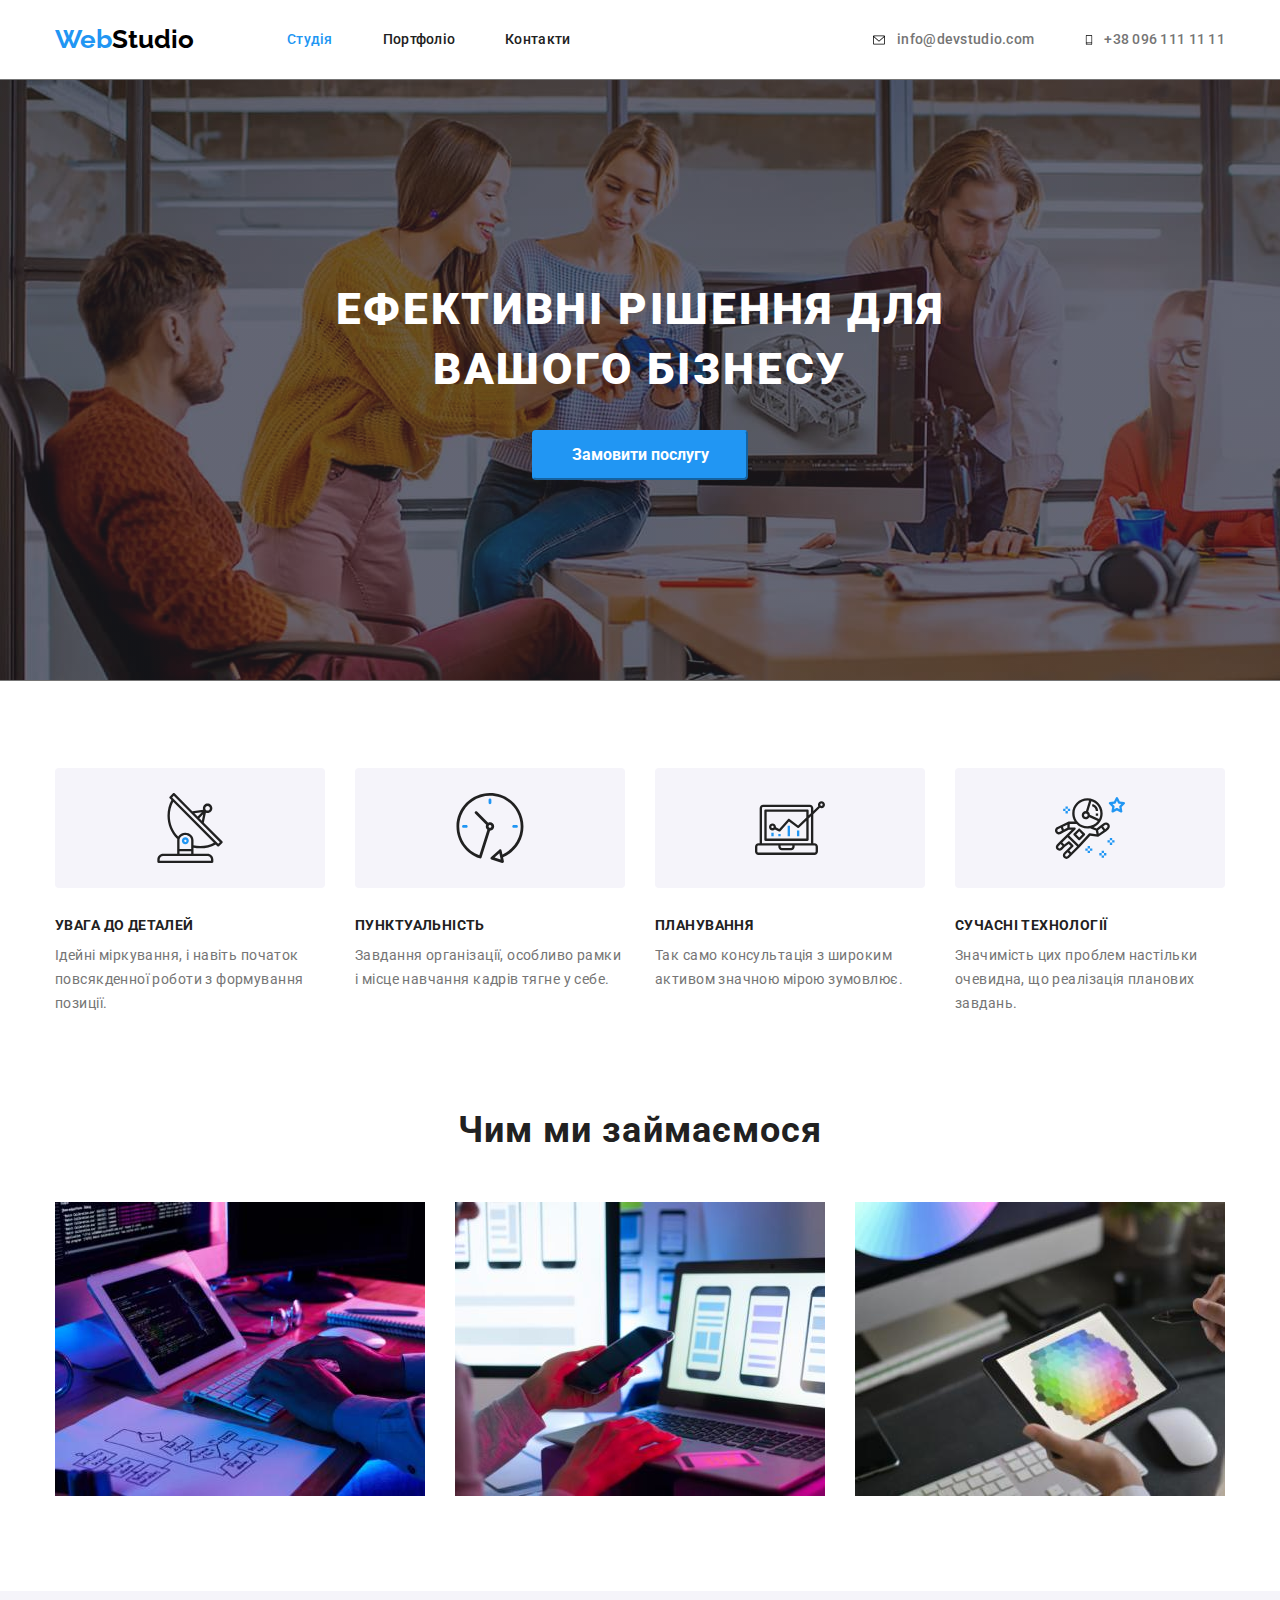
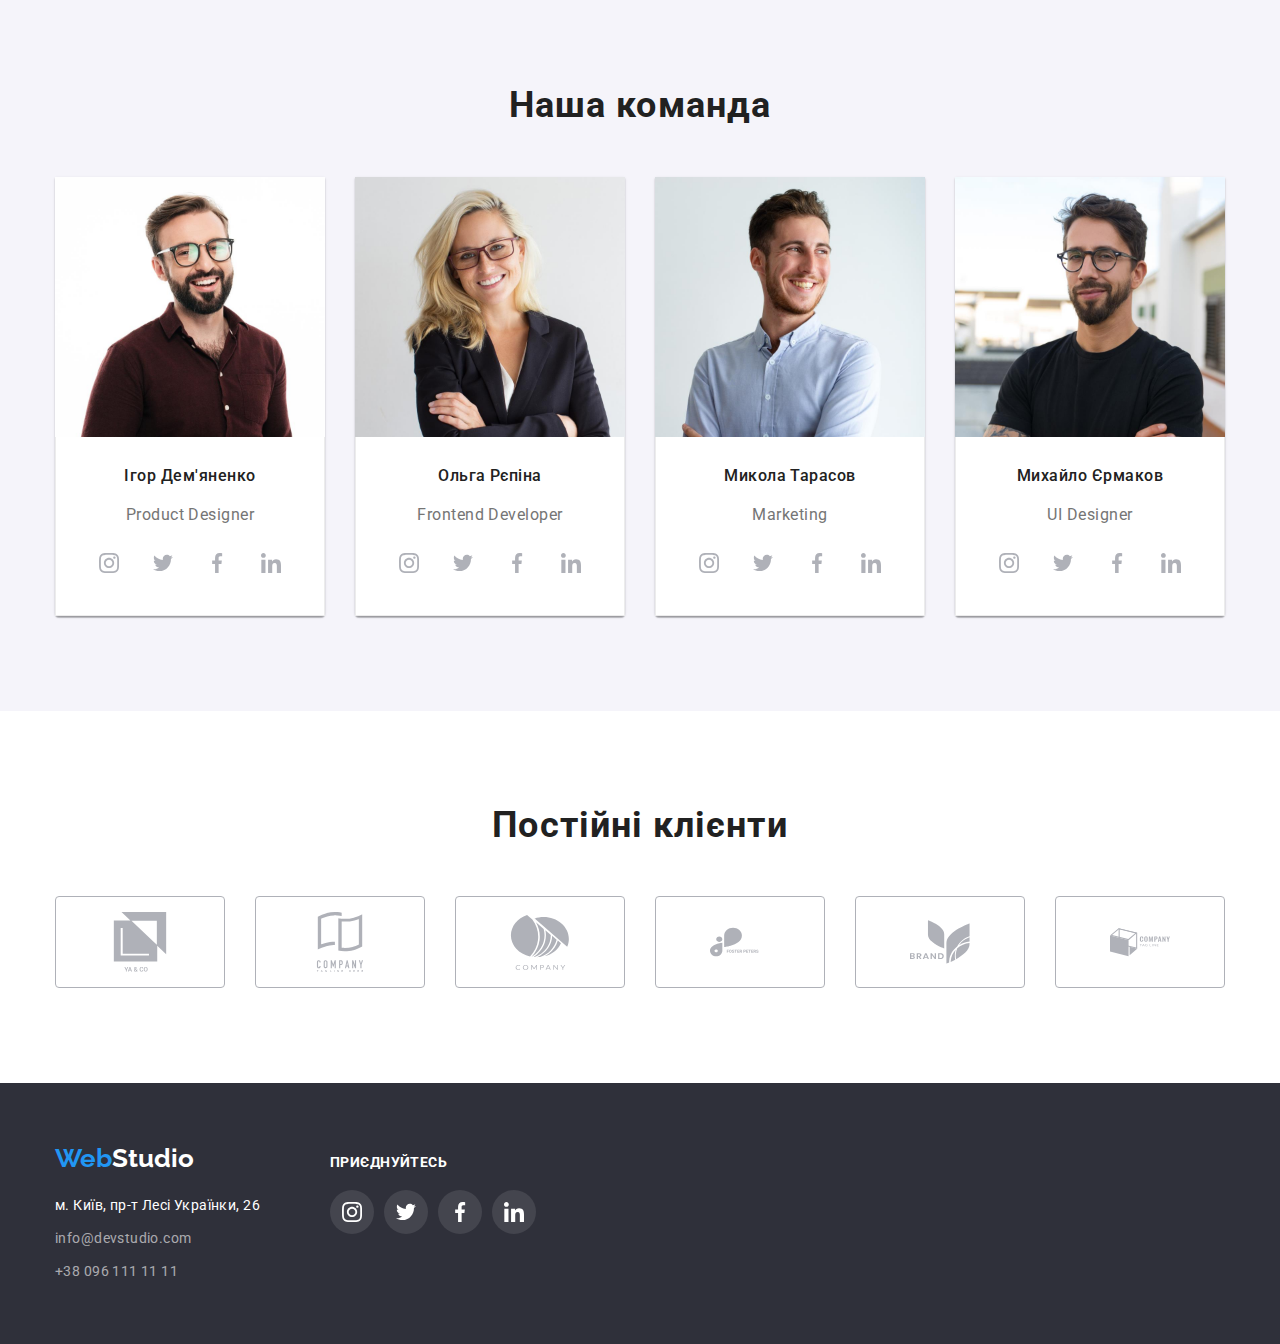
<file: index.html>
<!DOCTYPE html>
<html lang="uk">
  <head>
    <meta charset="UTF-8" />
    <meta http-equiv="X-UA-Compatible" content="IE=edge" />
    <meta name="viewport" content="width=device-width, initial-scale=1.0" />
    <title>Web Studio</title>

    <link
      href="https://fonts.googleapis.com/css2?family=Raleway:wght@700&family=Roboto:wght@400;500;700;900&display=swap"
      rel="stylesheet"
    />
    <link rel="stylesheet" href="./css/reset.css" />
    <link rel="stylesheet" href="./css/modern-normalize.css" />
    <link rel="stylesheet" href="./css/styles.css" />
  </head>
  <body>
    <header>
      <div class="container header">
        <nav class="header-nav">
          <a href="" class="logo bluelogo link header-logo" lang="en"
            >Web<span class="blacklogo">Studio</span></a
          >
          <ul class="site-nav list">
            <li><a href="" class="nav-studio link">Студія</a></li>
            <li><a href="./portfolio.html" class="nav-portfolio link">Портфоліо</a></li>
            <li><a href="" class="nav-contacts link">Контакти</a></li>
          </ul>
        </nav>
        <ul class="header-contacts list">
          <li class="link">
            <a href="mailto:info@devstudio.com" class="email email-color link email-header"
              ><svg width="16" height="12" class="email-icon">
                <use href="./img/icons.svg#icon-envelope"></use></svg
              >info@devstudio.com</a
            >
          </li>
          <li>
            <a href="tel:+380961111111" class="tel link">
              <svg width="10" height="16" class="tel-icon">
                <use href="./img/icons.svg#icon-smartphone"></use></svg
              >+38 096 111 11 11</a
            >
          </li>
        </ul>
      </div>
    </header>
    <main>
      <section class="hero-background">
        <h1 class="hero">Ефективні рішення для вашого бізнесу</h1>
        <button type="button" class="button btn-first-page">Замовити послугу</button>
      </section>
      <!--Секція "Переваги"-->
      <section class="section benefits-section">
        <div class="container">
          <h2 class="visually-hidden">Переваги компанії</h2>
          <ul class="list benefits">
            <li>
              <div class="benefits-card">
              <svg class="benefits-icon" width="70" height="70">
                <use href="./img/icons.svg#icon-antenna"></use>
              </svg></div>
              <h3 class="benefits-item">УВАГА ДО ДЕТАЛЕЙ</h3>
              <p class="text">
                Ідейні міркування, і навіть початок повсякденної роботи з формування позиції.
              </p>
            </li>
            <li>
              <div class="benefits-card">
              <svg class="benefits-icon" width="70" height="70">
                <use href="./img/icons.svg#icon-clock"></use>
              </svg></div>
              <h3 class="benefits-item">ПУНКТУАЛЬНІСТЬ</h3>
              <p class="text">
                Завдання організації, особливо рамки і місце навчання кадрів тягне у себе.
              </p>
            </li>
            <li><div class="benefits-card">
              <svg class="benefits-icon" width="70" height="70">
                <use href="./img/icons.svg#icon-diagram"></use>
              </svg></div>
              <h3 class="benefits-item">ПЛАНУВАННЯ</h3>
              <p class="text">Так само консультація з широким активом значною мірою зумовлює.</p>
            </li>
            <li><div class="benefits-card">
              <svg class="benefits-icon" width="70" height="70">
                <use href="./img/icons.svg#icon-astronaut"></use>
              </svg></div>
              <h3 class="benefits-item">СУЧАСНІ ТЕХНОЛОГІЇ</h3>
              <p class="text">
                Значимість цих проблем настільки очевидна, що реалізація планових завдань.
              </p>
            </li>
          </ul>
        </div>
      </section>
      <section class="section">
        <div class="container">
          <h2 class="heading-first-page">Чим ми займаємося</h2>
          <ul class="list what-we-do">
            <li>
              <img src="./img/box1.jpg" alt="Процес написання програмного коду" width="370" />
            </li>
            <li>
              <img
                src="./img/box2.jpg"
                alt="процес створення програмного забезпечення"
                width="370"
              />
            </li>
            <li>
              <img
                src="./img/box3.jpg"
                alt="процес дизайнерського оформлення проектів"
                width="370"
              />
            </li>
          </ul>
        </div>
      </section>
      <section class="team section">
        <div class="container">
          <h2 class="team-title heading-first-page tem-heading">Наша команда</h2>
          <ul class="list staff">
            <li class="staff-members-list">
              <img src="./img/img1.jpg" alt="фото співробітника" width="270" />
              <div class="staff-fellow">
                <h3 class="staff-member">Ігор Дем'яненко</h3>
                <p lang="en" class="text member-text">Product Designer</p>
                <ul class="team-soc-list">
                  <li class="team-soc-item">
                    <a href="https://www.instagram.com/" class="team-soc-link" aria-label="Інстаграм"
                      ><svg class="team-social-icon" width="20" height="20">
                        <use href="./img/icons.svg#icon-instagram"></use></svg
                    ></a>
                  </li>
                  <li class="team-soc-item">
                    <a href="https://twitter.com/" class="team-soc-link" aria-label="Твітер"><svg class="team-social-icon" width="20" height="20">
                        <use href="./img/icons.svg#icon-twitter"></use></svg
                    ></a>
                  </li>
                  <li class="team-soc-item">
                    <a href="https://facebook.com" class="team-soc-link" aria-label="Фейсбук"><svg class="team-social-icon" width="20" height="20">
                        <use href="./img/icons.svg#icon-facebook"></use></svg
                    ></a>
                  </li>
                  <li class="team-soc-item">
                    <a href="https://www.linkedin.com/" class="team-soc-link" aria-label="Лінкедін"><svg class="team-social-icon" width="20" height="20">
                        <use href="./img/icons.svg#icon-linkedin"></use></svg
                    ></a>
                  </li>
                </ul>
              </div>
            </li>
            <li class="staff-members-list">
              <img src="./img/img2.jpg" alt="фото співробітниці" width="270" />
              <div class="staff-fellow">
                <h3 class="staff-member">Ольга Рєпіна</h3>
                <p lang="en" class="text member-text">Frontend Developer</p><ul class="team-soc-list">
                  <li class="team-soc-item">
                    <a href="https://www.instagram.com/" class="team-soc-link" aria-label="Інстаграм"
                      ><svg class="team-social-icon" width="20" height="20">
                        <use href="./img/icons.svg#icon-instagram"></use></svg
                    ></a>
                  </li>
                  <li class="team-soc-item">
                    <a href="https://twitter.com/" class="team-soc-link" aria-label="Твітер"><svg class="team-social-icon" width="20" height="20">
                        <use href="./img/icons.svg#icon-twitter"></use></svg
                    ></a>
                  </li>
                  <li class="team-soc-item">
                    <a href="https://facebook.com" class="team-soc-link" aria-label="Фейсбук"><svg class="team-social-icon" width="20" height="20">
                        <use href="./img/icons.svg#icon-facebook"></use></svg
                    ></a>
                  </li>
                  <li class="team-soc-item">
                    <a href="https://www.linkedin.com/" class="team-soc-link" aria-label="Лінкедін"><svg class="team-social-icon" width="20" height="20">
                        <use href="./img/icons.svg#icon-linkedin"></use></svg
                    ></a>
                  </li>
                </ul>
              </div>
            </li>
            <li class="staff-members-list">
              <img src="./img/img3.jpg" alt="фото співробітника" width="270" />
              <div class="staff-fellow">
                <h3 class="staff-member">Микола Тарасов</h3>
                <p lang="en" class="text member-text">Marketing</p><ul class="team-soc-list">
                  <li class="team-soc-item">
                    <a href="https://www.instagram.com/" class="team-soc-link" aria-label="Інстаграм"
                      ><svg class="team-social-icon" width="20" height="20">
                        <use href="./img/icons.svg#icon-instagram"></use></svg
                    ></a>
                  </li>
                  <li class="team-soc-item">
                    <a href="https://twitter.com/" class="team-soc-link" aria-label="Твітер"><svg class="team-social-icon" width="20" height="20">
                        <use href="./img/icons.svg#icon-twitter"></use></svg
                    ></a>
                  </li>
                  <li class="team-soc-item">
                    <a href="https://facebook.com" class="team-soc-link" aria-label="Фейсбук"><svg class="team-social-icon" width="20" height="20">
                        <use href="./img/icons.svg#icon-facebook"></use></svg
                    ></a>
                  </li>
                  <li class="team-soc-item">
                    <a href="https://www.linkedin.com/" class="team-soc-link" aria-label="Лінкедін"><svg class="team-social-icon" width="20" height="20">
                        <use href="./img/icons.svg#icon-linkedin"></use></svg
                    ></a>
                  </li>
                </ul>
              </div>
            </li>
            <li class="staff-members-list">
              <img src="./img/img4.jpg" alt="фото співробітника" width="270" />
              <div class="staff-fellow">
                <h3 class="staff-member">Михайло Єрмаков</h3>
                <p lang="en" class="text member-text">UI Designer</p><ul class="team-soc-list">
                  <li class="team-soc-item">
                    <a href="https://www.instagram.com/" class="team-soc-link" aria-label="Інстаграм"
                      ><svg class="team-social-icon" width="20" height="20">
                        <use href="./img/icons.svg#icon-instagram"></use></svg
                    ></a>
                  </li>
                  <li class="team-soc-item">
                    <a href="https://twitter.com/" class="team-soc-link" aria-label="Твітер"><svg class="team-social-icon" width="20" height="20">
                        <use href="./img/icons.svg#icon-twitter"></use></svg
                    ></a>
                  </li>
                  <li class="team-soc-item">
                    <a href="https://facebook.com" class="team-soc-link" aria-label="Фейсбук"><svg class="team-social-icon" width="20" height="20">
                        <use href="./img/icons.svg#icon-facebook"></use></svg
                    ></a>
                  </li>
                  <li class="team-soc-item">
                    <a href="https://www.linkedin.com/" class="team-soc-link" aria-label="Лінкедін"><svg class="team-social-icon" width="20" height="20">
                        <use href="./img/icons.svg#icon-linkedin"></use></svg
                    ></a>
                  </li>
                </ul>
              </div>
            </li>
          </ul>
        </div>
      </section>
      <section class="section-clients">
        <div class="container">
          <h2 class="clients-title">Постійні клієнти</h2>
         <ul class="clients-list">
      
      <li class="clients-list-item">
        <a class="clients-list-link" href="#">
          <svg class="clients-icon">
            <use href="./img/icons.svg#icon-client"></use>
          </svg>
        </a>
      </li>

      <li class="clients-list-item">
        <a class="clients-list-link" href="#">
          <svg class="clients-icon">
            <use href="./img/icons.svg#icon-client1"></use>
          </svg>
        </a>
      </li>

      <li class="clients-list-item">
        <a class="clients-list-link" href="#">
          <svg class="clients-icon">
            <use href="./img/icons.svg#icon-client2"></use>
          </svg>
        </a>
      </li>

      <li class="clients-list-item">
        <a class="clients-list-link" href="#">
          <svg class="clients-icon">
            <use href="./img/icons.svg#icon-client3"></use>
          </svg>
        </a>
      </li>

      <li class="clients-list-item">
        <a class="clients-list-link" href="#">
          <svg class="clients-icon">
            <use href=./img/icons.svg#icon-client4></use>
          </svg>
        </a>
      </li>

      <li class="clients-list-item">
        <a class="clients-list-link" href="#">
          <svg class="clients-icon">
            <use href="./img/icons.svg#icon-client5"></use>
          </svg>
        </a>
      </li>

    </ul>
  

        </div>
      </section>
    </main>
    <footer class="footer">
      <div class="container">
        <div class="footer-left"><a href="" class="logo bluelogo link" lang="en">Web<span class="whitelogo">Studio</span></a>
        <address class="address">
          <ul class="list">
            <li class="footer-contacts-list city">
              <a
                href="https://goo.gl/maps/ugx2uoaKzAVFm4ci9"
                class="footer-contacts city-color link"
              >
                м. Київ, пр-т Лесі Українки, 26</a
              >
            </li>
            <li class="footer-contacts-list">
              <a href="mailto:info@devstudio.com" class="email footer-contacts link" lang="en"
                >info@devstudio.com</a
              >
            </li>
            <li class="footer-contacts-list">
              <a href="tel:+380961111111" class="tel footer-contacts link">+38 096 111 11 11</a>
            </li>
          </ul>
        </address>
        </div>
        
         <div class="footer-right">
          <h3 class="join">приєднуйтесь</h3>
          <ul class="footer-soc-list">
                  <li class="footer-soc-item">
                    <a href="https://www.instagram.com/" class="footer-soc-link" aria-label="Інстаграм"
                      ><svg class="footer-social-icon" width="20" height="20">
                        <use href="./img/icons.svg#icon-instagram"></use></svg
                    ></a>
                  </li>
                  <li class="footer-soc-item">
                    <a href="https://twitter.com/" class="footer-soc-link" aria-label="Твітер"><svg class="footer-social-icon" width="20" height="20">
                        <use href="./img/icons.svg#icon-twitter"></use></svg
                    ></a>
                  </li>
                  <li class="footer-soc-item">
                    <a href="https://facebook.com" class="footer-soc-link" aria-label="Фейсбук"><svg class="footer-social-icon" width="20" height="20">
                        <use href="./img/icons.svg#icon-facebook"></use></svg
                    ></a>
                  </li>
                  <li class="footer-soc-item">
                    <a href="https://www.linkedin.com/" class="footer-soc-link" aria-label="Лінкедін"><svg class="footer-social-icon" width="20" height="20">
                        <use href="./img/icons.svg#icon-linkedin"></use></svg
                    ></a>
                  </li>
          </ul>
      </div>
      </div>
    </footer>
  </body>
</html>
</file>
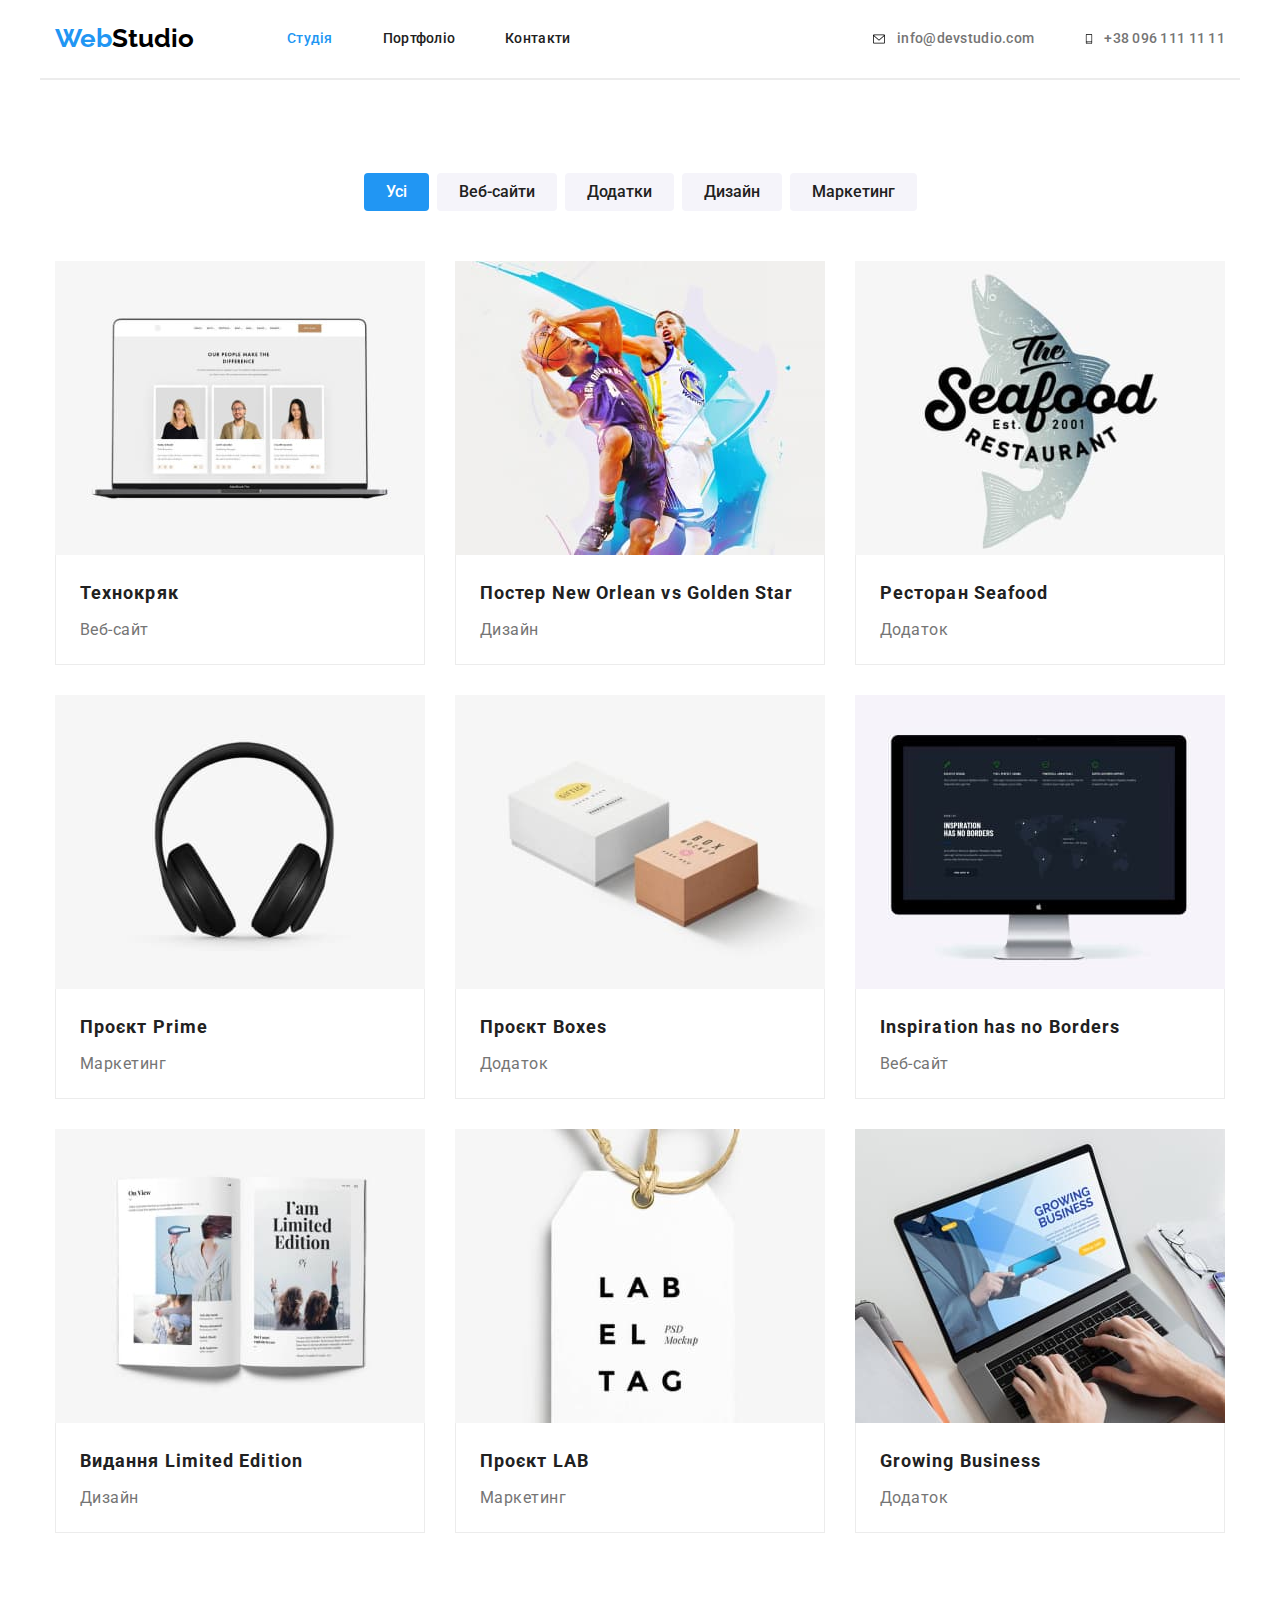
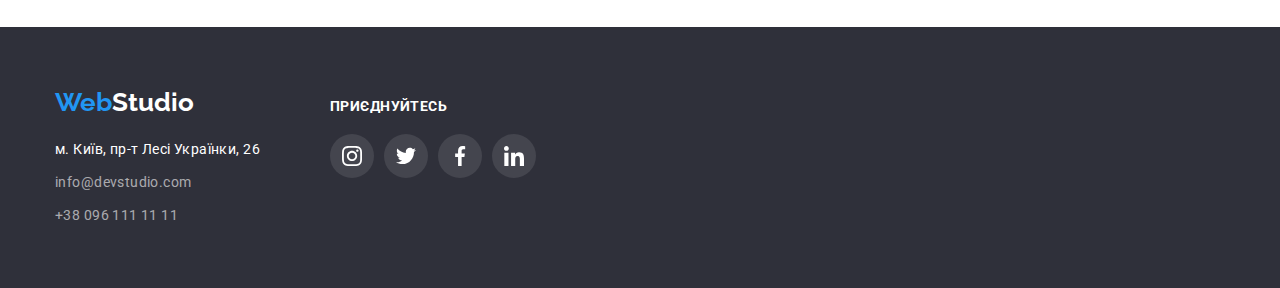
<file: portfolio.html>
<!DOCTYPE html>
<html lang="uk">
  <head>
    <meta charset="UTF-8" />
    <meta http-equiv="X-UA-Compatible" content="IE=edge" />
    <meta name="viewport" content="width=device-width, initial-scale=1.0" />
    <title>Web Studio</title>

    <link
      href="https://fonts.googleapis.com/css2?family=Raleway:wght@700&family=Roboto:wght@400;500;700;900&display=swap"
      rel="stylesheet"
    />
    <link rel="stylesheet" href="./css/reset.css">
    <link rel="stylesheet" href="./css/modern-normalize.css">
    <link rel="stylesheet" href="./css/styles.css" />
  </head>
  <body>
    <header>
      <div class="container header header-border">
        <nav class="header-nav">
          <a href="" class="logo bluelogo link header-logo" lang="en"
            >Web<span class="blacklogo">Studio</span></a
          >
          <ul class="site-nav list">
            <li><a href="./index.html" class="nav-studio link">Студія</a></li>
            <li><a href="./portfolio.html" class="nav-portfolio link">Портфоліо</a></li>
            <li><a href="" class="nav-contacts link">Контакти</a></li>
          </ul>
        </nav>
        <ul class="header-contacts list">
          <li class="link">
            <a href="mailto:info@devstudio.com" class="email email-color link email-header"
              ><svg width="16" height="12" class="email-icon">
                <use href="./img/icons.svg#icon-envelope"></use></svg
              >info@devstudio.com</a
            >
          </li>
          <li>
            <a href="tel:+380961111111" class="tel link">
              <svg width="10" height="16" class="tel-icon">
                <use href="./img/icons.svg#icon-smartphone"></use></svg
              >+38 096 111 11 11</a
            >
          </li>
        </ul>
      </div>
    </header>
    <main>
      <section class="section-main">
        <div class="container">
        <h1 class="visually-hidden">Наше портфоліо</h1>
        <ul class="list btn-list">
          <li><button type="button" class="button button-all">Усі</button></li>
          <li><button type="button" class="button portf-button">Веб-сайти</button></li>
          <li><button type="button" class="button portf-button">Додатки</button></li>
          <li><button type="button" class="button portf-button">Дизайн</button></li>
          <li><button type="button" class="button portf-button">Маркетинг</button></li>
        </ul>
         
       
       

        <ul class="list portf-list">
          <li class="portf-item">
            <img src="./img/1portf.jpg" alt="веб-проект" width="370" />
            <div class="portf-description"><h2 class="portf-headers">Технокряк</h2>
            <p class="text text-portfolio-item">Веб-сайт</p></div>
          </li>
          <li class="portf-item">
            <img src="./img/2portf.jpg" alt="постер" width="370" />
             <div class="portf-description"><h2 class="portf-headers">Постер <span lang="en">New Orlean vs Golden Star</span></h2>
            <p class="text text-portfolio-item">Дизайн</p></div>
          </li>
          <li class="portf-item">
            <img src="./img/3portf.jpg" alt="ресторан" width="370" />
             <div class="portf-description"><h2 class="portf-headers">Ресторан <span lang="en">Seafood</span></h2>
            <p class="text text-portfolio-item">Додаток</p></div>
          </li>
          <li class="portf-item">
            <img src="./img/4portf.jpg" alt="проект маркетинг" width="370" />
             <div class="portf-description"><h2 class="portf-headers">Проєкт <span lang="en">Prime</span></h2>
            <p class="text text-portfolio-item">Маркетинг</p></div>
          </li>
          <li class="portf-item">
            <img src="./img/5portf.jpg" alt="проект додаток" width="370" />
             <div class="portf-description"><h2 class="portf-headers">Проєкт <span lang="en">Boxes</span></h2>
            <p class="text text-portfolio-item">Додаток</p></div>
          </li>
          <li class="portf-item">
            <img src="./img/6portf.jpg" alt="комплексний веб-сайт" width="370" />
             <div class="portf-description"><h2 class="portf-headers" lang="en">Inspiration has no Borders</h2>
            <p class="text text-portfolio-item">Веб-сайт</p></div>
          </li>
          <li class="portf-item">
            <img src="./img/7portf.jpg" alt="дизайн журналу" width="370" />
             <div class="portf-description"><h2 class="portf-headers">Видання <span lang="en">Limited Edition</span></h2>
            <p class="text text-portfolio-item">Дизайн</p></div>
          </li>
          <li class="portf-item">
            <img src="./img/8portf.jpg" alt="проект лаб" width="370" />
             <div class="portf-description"><h2 class="portf-headers">Проєкт <span lang="en">LAB</span></h2>
            <p class="text text-portfolio-item">Маркетинг</p></div>
          </li>
          <li class="portf-item">
            <img src="./img/9portf.jpg" alt="додаток для бізнесу" width="370" />
             <div class="portf-description"><h2 class="portf-headers" lang="en">Growing Business</h2>
            <p class="text text-portfolio-item">Додаток</p></div>
          </li>
        </ul>
        </div>
      </section>
    </main>
     <footer class="footer">
      <div class="container">
        <div class="footer-left"><a href="" class="logo bluelogo link" lang="en">Web<span class="whitelogo">Studio</span></a>
        <address class="address">
          <ul class="list">
            <li class="footer-contacts-list city">
              <a
                href="https://goo.gl/maps/ugx2uoaKzAVFm4ci9"
                class="footer-contacts city-color link"
              >
                м. Київ, пр-т Лесі Українки, 26</a
              >
            </li>
            <li class="footer-contacts-list">
              <a href="mailto:info@devstudio.com" class="email footer-contacts link" lang="en"
                >info@devstudio.com</a
              >
            </li>
            <li class="footer-contacts-list">
              <a href="tel:+380961111111" class="tel footer-contacts link">+38 096 111 11 11</a>
            </li>
          </ul>
        </address>
        </div>
        
         <div class="footer-right">
          <h3 class="join">приєднуйтесь</h3>
          <ul class="footer-soc-list">
                  <li class="footer-soc-item">
                    <a href="https://www.instagram.com/" class="footer-soc-link" aria-label="Інстаграм"
                      ><svg class="footer-social-icon" width="20" height="20">
                        <use href="./img/icons.svg#icon-instagram"></use></svg
                    ></a>
                  </li>
                  <li class="footer-soc-item">
                    <a href="https://twitter.com/" class="footer-soc-link" aria-label="Твітер"><svg class="footer-social-icon" width="20" height="20">
                        <use href="./img/icons.svg#icon-twitter"></use></svg
                    ></a>
                  </li>
                  <li class="footer-soc-item">
                    <a href="https://facebook.com" class="footer-soc-link" aria-label="Фейсбук"><svg class="footer-social-icon" width="20" height="20">
                        <use href="./img/icons.svg#icon-facebook"></use></svg
                    ></a>
                  </li>
                  <li class="footer-soc-item">
                    <a href="https://www.linkedin.com/" class="footer-soc-link" aria-label="Лінкедін"><svg class="footer-social-icon" width="20" height="20">
                        <use href="./img/icons.svg#icon-linkedin"></use></svg
                    ></a>
                  </li>
          </ul>
      </div>
      </div>
    </footer>
  </body>
</html>
</file>
<file: css/styles.css>
:root {
  --primary-text-color: #212121;
  --secondary-text-color: #757575;
  --white-text-color: #ffffff;
  --accent-text-color: #2196f3;
  --black-logo: #000000;
  --portfolio-button: #f5f4fa;
  --footer-background: #2f303a;
  --footer-contacts: rgba(255, 255, 255, 0.6);
  --border-color: #ececec;
  --soc-icon-fill: #afb1b8;
}

/*main fonts
font-family: 'Raleway',sans-serif;
font-family: 'Roboto',sans-serif;*/
body {
  background-color: var(--white-text-color);
  color: var(--primary-text-color);
  font-family: 'Roboto', sans-serif;
}
.list {
  list-style: none;
  /* padding: 0;
  margin: 0;*/
}
.link {
  text-decoration: none;
}
.container {
  max-width: 1200px;
  padding-left: 15px;
  padding-right: 15px;
  margin-left: auto;
  margin-right: auto;
  outline: 1px solid transparent;
}
.header {
  height: 80px;
}
.site-nav,
.header-nav,
.header,
.header-logo,
.header-contacts,
.email-header,
.tel {
  display: flex;
  align-items: center;
}
.email-icon,
.tel-icon {
  margin-right: 10px;
}

.site-nav,
.header-contacts {
  gap: 50px;
}
.header-logo {
  margin-right: 93px;
}
.email-header {
  margin-left: auto;
}
.hero-background {
  text-align: center;

  height: 600px;
  left: 0px;
  top: 80px;
}

.visually-hidden {
  width: 1px;
  height: 1px;
  margin: -1px;
  border: 0;
  padding: 0;
  white-space: nowrap;
  clip-path: inset(100%);
  clip: rect(0 0 0 0);
  overflow: hidden;
}
.section {
  padding-bottom: 95px;
}

.logo {
  font-family: 'Raleway', sans-serif;
  font-style: normal;
  font-weight: 700;
  font-size: 26px;
  line-height: 1.2;
  text-decoration: none;
}
.bluelogo {
  color: var(--accent-text-color);
}
.blacklogo {
  color: var(--black-logo);
}
.whitelogo {
  color: var(--white-text-color);
  background-color: var(--footer-background);
}
.site-nav,
.header-contacts {
  font-style: normal;
  font-weight: 500;
  font-size: 14px;
  line-height: 1.42;
  letter-spacing: 0.02em;
  color: var(--primary-text-color);
  margin-left: auto;
}
.nav-studio {
  color: var(--accent-text-color);
}
.nav-studio:hover,
.nav-studio:focus,
.nav-contacts:hover,
.nav-contacts:focus,
.nav-portfolio:hover,
.nav-portfolio:focus,
.email:hover,
.email:focus,
.tel:hover,
.tel:focus,
.email-icon:hover,
.email-icon:focus,
.tel-icon:hover,
.tel-icon:focus {
  color: var(--accent-text-color);
  fill: currentColor;
}
.email-color {
  color: var(--secondary-text-color);
}

.tel {
  color: var(--secondary-text-color);
}
.nav-portfolio,
.nav-contacts {
  color: var(--primary-text-color);
}
.button {
  font-family: 'Roboto';
  font-style: normal;
  font-weight: 700;
  font-size: 16px;
  line-height: 1.87;
  cursor: pointer;
  background-color: var(--accent-text-color);
  color: var(--white-text-color);
  border-color: var(--accent-text-color);
  border-radius: 4px;
}
.btn-first-page {
  width: 216px;
  height: 50px;
  margin-top: 30px;
}
.text {
  font-size: 14px;
  line-height: 1.7;
  letter-spacing: 0.03em;
  color: var(--secondary-text-color);
}
.hero {
  font-weight: 900;
  font-size: 44px;
  line-height: 1.36;
  max-width: 696px;
  letter-spacing: 0.06em;
  text-transform: uppercase;

  color: var(--white-text-color);

  margin-left: auto;
  margin-right: auto;
}

.hero-background,
.footer {
  background-color: var(--footer-background);
}
.hero-background {
  padding-top: 200px;
  padding-bottom: 200px;
  max-width: 1600px;
  height: 600px;
  outline: 1px solid var(--secondary-text-color);
  margin-left: auto;
  margin-right: auto;
  background-image: linear-gradient(rgba(47, 48, 58, 0.4), rgba(47, 48, 58, 0.4)),
    url(../img/hero.jpg);

  background-size: cover;
}

h2 {
  font-weight: 700;
  font-size: 36px;
  line-height: 1.16;
  letter-spacing: 0.03em;
  color: var(--primary-text-color);
  text-align: center;
}

.benefits-item {
  font-weight: 700;
  font-size: 14px;
  line-height: 1.14;
  letter-spacing: 0.03em;
  text-transform: uppercase;
  margin-bottom: 10px;
  color: var(--primary-text-color);
}
.benefits,
.what-we-do {
  display: flex;
  align-items: center;
  gap: 30px;
}

/*.benefits-item::before {
  display: inline-block;
  content: '';
  width: 270px;
  height: 120px;
  background-color: var(--portfolio-button);
  margin-bottom: 30px;
}*/
.benefits-card {
  display: flex;
  align-items: center;
  justify-content: center;
  width: 270px;
  height: 120px;
  background-color: var(--portfolio-button);
  margin-bottom: 30px;
  border-radius: 4px;
}
/*.benefits-icon {
  display: flex;
  ;
}*/
.staff {
  display: flex;
  align-items: center;
}
.team {
  padding-top: 94px;
}
.staff .staff-member {
  margin-bottom: 10px;
}
.benefits-section {
  padding-top: 89px;
}
.benefits {
  align-items: flex-start;
}
.heading-first-page {
  margin-bottom: 50px;
}
.staff-members-list:not(:last-child) {
  margin-right: 30px;
}

.staff-members-list {
  box-shadow: 0px 1px 3px rgba(0, 0, 0, 0.12), 0px 1px 1px rgba(0, 0, 0, 0.14),
    0px 2px 1px rgba(0, 0, 0, 0.2);
  border-radius: 0px 0px 4px 4px;
}
.staff-member {
  font-weight: 500;
  font-size: 16px;
  line-height: 1.18;
  letter-spacing: 0.03em;
  color: var(--primary-text-color);
}
.staff-fellow {
  text-align: center;
  padding-top: 30px;
  padding-bottom: 30px;
  border: 1px solid var(--border-color);
  border-top: 0em;
  background-color: var(--white-text-color);
  /*padding-left: 15px;
  padding-right: 15px;*/
}
.member-text {
  font-size: 16px;
  line-height: 1.18;
  padding-top: 10px;
}
.team-soc-list {
  display: flex;
  justify-content: center;
  gap: 10px;

  margin-top: 16px;
}
.team-soc-item {
  width: 44px;
  height: 44px;
  gap: 10px;
}
.team-soc-link {
  width: 100%;
  height: 100%;
  border-radius: 50%;
  background-color: transparent;
  display: flex;
  justify-content: center;
  align-items: center;
  color: var(--soc-icon-fill)
}
.team-social-icon {
  fill: currentColor;
}
/*.team-soc-item {
  fill: var(--soc-icon-fill);
}*/
/*.team-social-icon:focus, .team-social-icon:hover {
  
  fill: var(--white-text-color);
  background-color: var(--accent-text-color);
}*/
.team-soc-link:hover,
.team-soc-link:focus {
  background-color: var(--accent-text-color);
  color: var(--white-text-color);

}
/*.team-soc-link:hover .team-social-icon:hover {
  fill: var(--white-text-color);
}*/

.section-clients {
  height: 372px;
  padding-top: 94px;
  padding-bottom: 94px;
}
/*
.clients-list {
  display: flex;
  
  justify-content: center;
  gap: 30px;
}
.clients-item {
  display: flex;
   
    align-items: center;
  width: 170px;
  height: 92px;
  border: 1px solid rgba(175, 177, 184, 1);
  border-radius: 4px;
background-color: var(--light-bg-color);
}*/

.clients-list {
  display: flex;
  justify-content: center;
  gap: 30px;
}

.clients-title {
  font-size: 36px;
  font-weight: 700;
  text-align: center;
  margin-bottom: 50px;
}

.clients-list-link {
  width: 170px;
  height: 92px;
  border: 1px solid #afb1b8;
  border-radius: 4px;
  display: flex;
  justify-content: center;
  align-items: center;
  color: #afb1b8;
}

.clients-icon {
  width: 106px;
  height: 60px;
  fill: currentColor;
}

.clients-icon:hover {
  color: var(--accent-text-color);
}

.clients-list-link:hover,
.clients-list-link:focus {
  color: var(--accent-text-color);
  border-color: var(--accent-text-color);
}

.footer-contacts {
  font-family: 'Roboto';
  font-style: normal;
  font-weight: 400;
  font-size: 14px;
  line-height: 1.71;
  letter-spacing: 0.03em;
  color: var(--footer-contacts);
}

.team {
  background-color: var(--portfolio-button);
}

.footer {
  padding-top: 60px;
  padding-bottom: 60px;
}
.footer .container {
  display: flex;
  align-items: baseline;
  gap: 70px;
}
.footer-contacts-list {
  margin-top: 9px;
}
.address .city {
  margin-top: 20px;
}

.city-color {
  color: var(--white-text-color);
}
.join {
  font-weight: 700;
  font-size: 14px;
  line-height: 16px;
  letter-spacing: 0.03em;
  text-transform: uppercase;

  color: #ffffff;
}

.footer-right {
  justify-content: center;
  align-items: baseline;
}

.footer-soc-list {
  display: flex;
  justify-content: center;
  gap: 10px;

  margin-top: 20px;
  align-items: baseline;
}
.footer-soc-link {
  width: 100%;
  height: 100%;
  border-radius: 50%;
  background-color: rgba(255, 255, 255, 0.1);
  display: flex;
  justify-content: center;
  align-items: baseline;
}
.footer-soc-item {
  width: 44px;
  height: 44px;
  gap: 10px;
}
.footer-social-icon {
  fill: var(--white-text-color);
  display: flex;
  align-items: baseline;
  justify-content: center;
  margin-top: 12px;
}

.footer-soc-link:hover,
.footer-soc-link:focus {
  background-color: var(--accent-text-color);
}
/*---------PORTFOLIO PAGE-------------*/

.header-border {
  border: 2px solid var(--border-color);
  border-top: none;
  border-right: none;
  border-left: none;
}
.blue-portfolio {
  color: var(--accent-text-color);
}
.white-studio {
  color: var(--primary-text-color);
}
.section-main {
  padding-top: 94px;
  padding-bottom: 94px;
}
.portf-button {
  font-family: 'Roboto';
  font-style: normal;
  font-weight: 500;
  font-size: 16px;
  line-height: 1.62;
  color: var(--primary-text-color);
  background-color: var(--portfolio-button);
  border: none;
  padding: 6px 22px;
}
.portf-button:hover,
.portf-button:focus {
  background-color: var(--accent-text-color);
  color: var(--white-text-color);
}
.button-all:hover,
.portf-button:hover,
.button-all:focus,
.portf-button:focus {
  box-shadow: 0px 4px 4px 0px rgba(0, 0, 0, 0.25);
}
.portf-headers {
  font-family: 'Roboto';
  font-style: normal;
  font-weight: 700;
  font-size: 18px;
  line-height: 2;
  letter-spacing: 0.06em;
  text-align: inherit;
  margin-bottom: 4px;
}

.btn-list {
  display: flex;
  align-items: center;
  justify-content: center;
  gap: 8px;
  margin-bottom: 50px;
}
.button-all {
  padding: 6px 22px;
  border: none;
  font-weight: 500;
  font-size: 16px;
  line-height: 1.62;
}
.portf-list {
  display: flex;
  flex-wrap: wrap;
  align-content: center;
  align-items: center;
  justify-content: center;
  gap: 30px;
}
.portf-item {
  flex-basis: calc((100% - 60) / 3);
}
.portf-item:hover {
  box-shadow: 0px 1px 1px rgba(0, 0, 0, 0.12), 0px 4px 4px rgba(0, 0, 0, 0.06),
    1px 4px 6px rgba(0, 0, 0, 0.16);
}
.portf-description {
  padding: 20px 24px;
  height: 110px;

  border: 1px solid var(--border-color);
  border-top: 0em;
}
.text-portfolio-item {
  font-size: 16px;
  line-height: 1.87;
}
</file>
